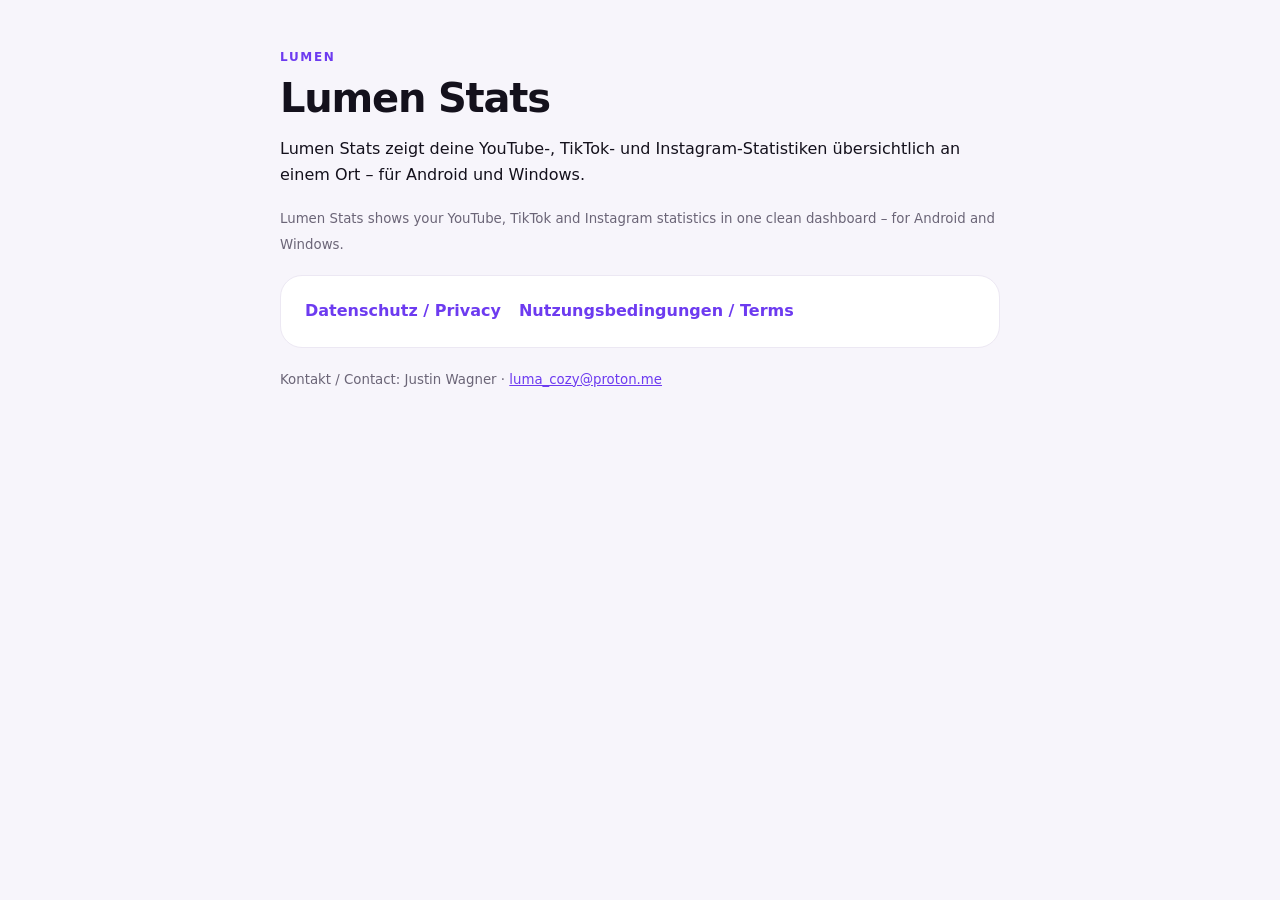
<file: index.html>
<!doctype html><html lang="de"><head><meta charset="utf-8"><meta name="viewport" content="width=device-width,initial-scale=1"><title>Lumen Stats</title><link rel="stylesheet" href="style.css"></head>
<body><main><div class="cap">Lumen</div><h1>Lumen Stats</h1>
<p>Lumen Stats zeigt deine YouTube-, TikTok- und Instagram-Statistiken übersichtlich an einem Ort – für Android und Windows.</p>
<p lang="en"><small>Lumen Stats shows your YouTube, TikTok and Instagram statistics in one clean dashboard – for Android and Windows.</small></p>
<div class="card"><nav><a href="datenschutz.html">Datenschutz / Privacy</a><a href="nutzungsbedingungen.html">Nutzungsbedingungen / Terms</a></nav></div>
<p><small>Kontakt / Contact: Justin Wagner · <a href="mailto:luma_cozy@proton.me">luma_cozy@proton.me</a></small></p></main></body></html>
</file>
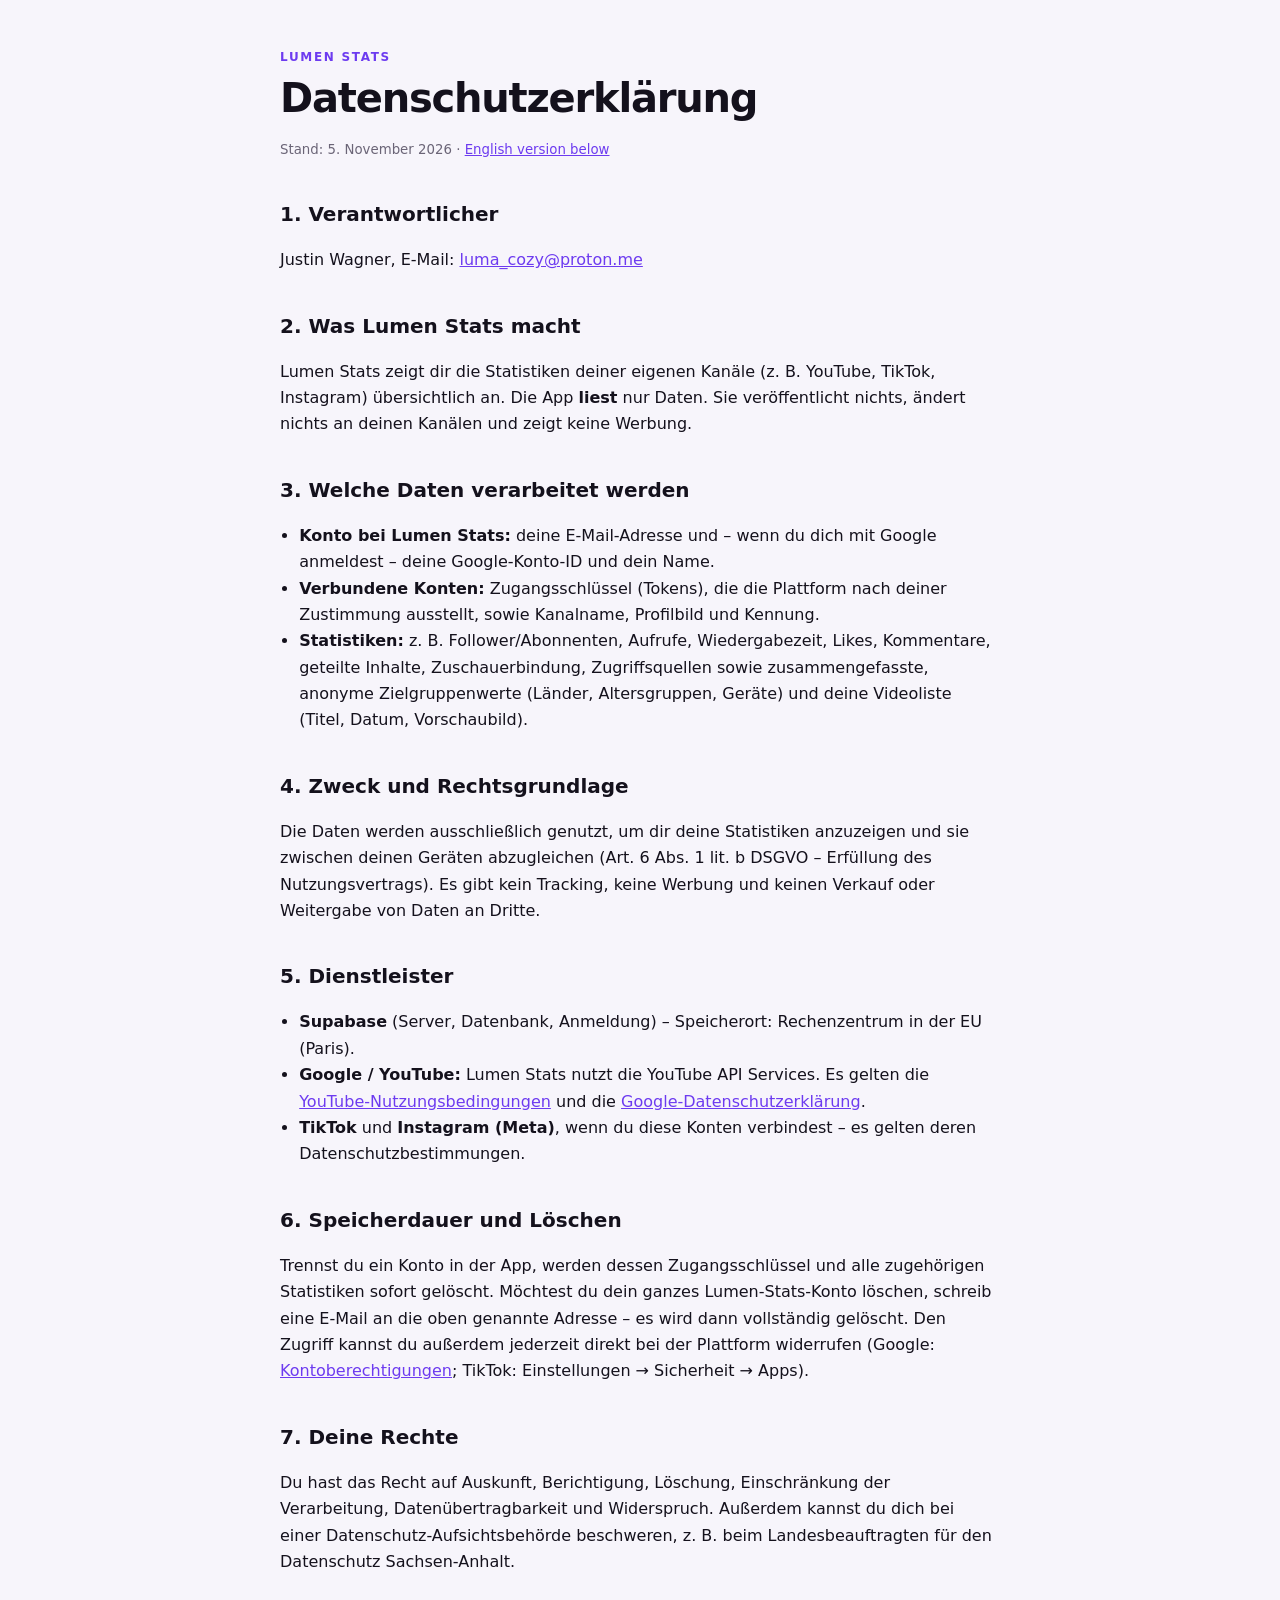
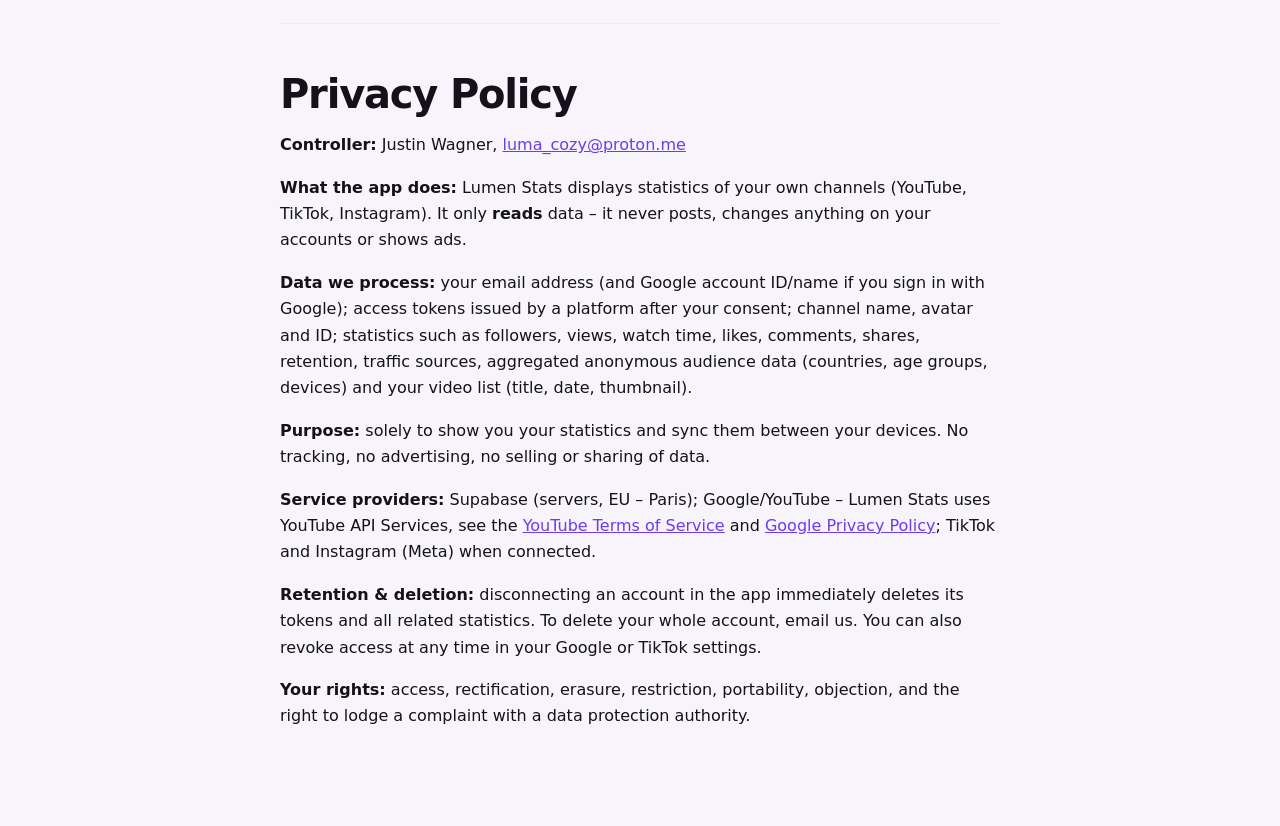
<file: datenschutz.html>
<!doctype html><html lang="de"><head><meta charset="utf-8"><meta name="viewport" content="width=device-width,initial-scale=1"><title>Datenschutz – Lumen Stats</title><link rel="stylesheet" href="style.css"></head>
<body><main><div class="cap">Lumen Stats</div><h1>Datenschutzerklärung</h1><p><small>Stand: 5. November 2026 · <a href="#en">English version below</a></small></p>

<h2>1. Verantwortlicher</h2>
<p>Justin Wagner, E-Mail: <a href="mailto:luma_cozy@proton.me">luma_cozy@proton.me</a></p>

<h2>2. Was Lumen Stats macht</h2>
<p>Lumen Stats zeigt dir die Statistiken deiner eigenen Kanäle (z. B. YouTube, TikTok, Instagram) übersichtlich an. Die App <b>liest</b> nur Daten. Sie veröffentlicht nichts, ändert nichts an deinen Kanälen und zeigt keine Werbung.</p>

<h2>3. Welche Daten verarbeitet werden</h2>
<ul>
<li><b>Konto bei Lumen Stats:</b> deine E-Mail-Adresse und – wenn du dich mit Google anmeldest – deine Google-Konto-ID und dein Name.</li>
<li><b>Verbundene Konten:</b> Zugangsschlüssel (Tokens), die die Plattform nach deiner Zustimmung ausstellt, sowie Kanalname, Profilbild und Kennung.</li>
<li><b>Statistiken:</b> z. B. Follower/Abonnenten, Aufrufe, Wiedergabezeit, Likes, Kommentare, geteilte Inhalte, Zuschauerbindung, Zugriffsquellen sowie zusammengefasste, anonyme Zielgruppenwerte (Länder, Altersgruppen, Geräte) und deine Videoliste (Titel, Datum, Vorschaubild).</li>
</ul>

<h2>4. Zweck und Rechtsgrundlage</h2>
<p>Die Daten werden ausschließlich genutzt, um dir deine Statistiken anzuzeigen und sie zwischen deinen Geräten abzugleichen (Art. 6 Abs. 1 lit. b DSGVO – Erfüllung des Nutzungsvertrags). Es gibt kein Tracking, keine Werbung und keinen Verkauf oder Weitergabe von Daten an Dritte.</p>

<h2>5. Dienstleister</h2>
<ul>
<li><b>Supabase</b> (Server, Datenbank, Anmeldung) – Speicherort: Rechenzentrum in der EU (Paris).</li>
<li><b>Google / YouTube:</b> Lumen Stats nutzt die YouTube API Services. Es gelten die <a href="https://www.youtube.com/t/terms">YouTube-Nutzungsbedingungen</a> und die <a href="https://policies.google.com/privacy">Google-Datenschutzerklärung</a>.</li>
<li><b>TikTok</b> und <b>Instagram (Meta)</b>, wenn du diese Konten verbindest – es gelten deren Datenschutzbestimmungen.</li>
</ul>

<h2>6. Speicherdauer und Löschen</h2>
<p>Trennst du ein Konto in der App, werden dessen Zugangsschlüssel und alle zugehörigen Statistiken sofort gelöscht. Möchtest du dein ganzes Lumen-Stats-Konto löschen, schreib eine E-Mail an die oben genannte Adresse – es wird dann vollständig gelöscht. Den Zugriff kannst du außerdem jederzeit direkt bei der Plattform widerrufen (Google: <a href="https://myaccount.google.com/permissions">Kontoberechtigungen</a>; TikTok: Einstellungen → Sicherheit → Apps).</p>

<h2>7. Deine Rechte</h2>
<p>Du hast das Recht auf Auskunft, Berichtigung, Löschung, Einschränkung der Verarbeitung, Datenübertragbarkeit und Widerspruch. Außerdem kannst du dich bei einer Datenschutz-Aufsichtsbehörde beschweren, z. B. beim Landesbeauftragten für den Datenschutz Sachsen-Anhalt.</p>

<hr style="border:none;border-top:1px solid var(--line);margin:48px 0" id="en">
<div lang="en">
<h1>Privacy Policy</h1>
<p><b>Controller:</b> Justin Wagner, <a href="mailto:luma_cozy@proton.me">luma_cozy@proton.me</a></p>
<p><b>What the app does:</b> Lumen Stats displays statistics of your own channels (YouTube, TikTok, Instagram). It only <b>reads</b> data – it never posts, changes anything on your accounts or shows ads.</p>
<p><b>Data we process:</b> your email address (and Google account ID/name if you sign in with Google); access tokens issued by a platform after your consent; channel name, avatar and ID; statistics such as followers, views, watch time, likes, comments, shares, retention, traffic sources, aggregated anonymous audience data (countries, age groups, devices) and your video list (title, date, thumbnail).</p>
<p><b>Purpose:</b> solely to show you your statistics and sync them between your devices. No tracking, no advertising, no selling or sharing of data.</p>
<p><b>Service providers:</b> Supabase (servers, EU – Paris); Google/YouTube – Lumen Stats uses YouTube API Services, see the <a href="https://www.youtube.com/t/terms">YouTube Terms of Service</a> and <a href="https://policies.google.com/privacy">Google Privacy Policy</a>; TikTok and Instagram (Meta) when connected.</p>
<p><b>Retention &amp; deletion:</b> disconnecting an account in the app immediately deletes its tokens and all related statistics. To delete your whole account, email us. You can also revoke access at any time in your Google or TikTok settings.</p>
<p><b>Your rights:</b> access, rectification, erasure, restriction, portability, objection, and the right to lodge a complaint with a data protection authority.</p>
</div></main></body></html>
</file>
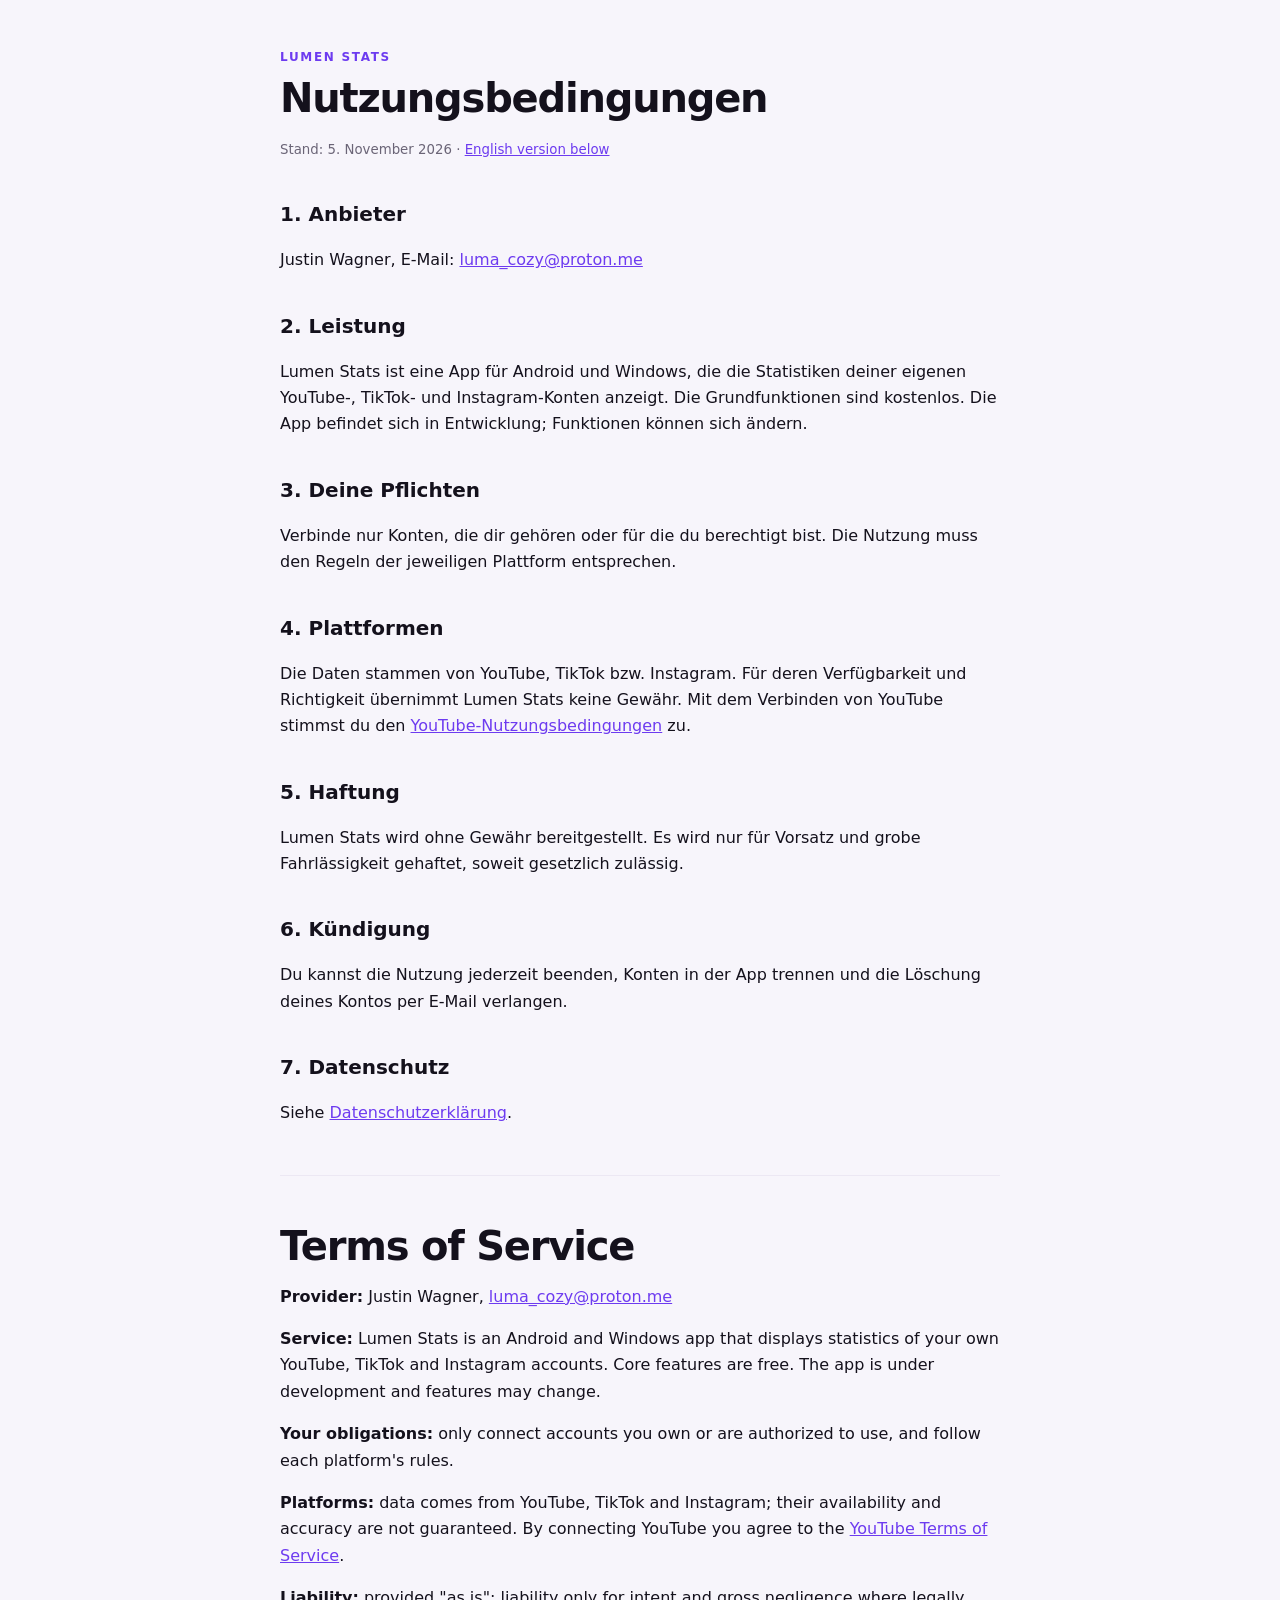
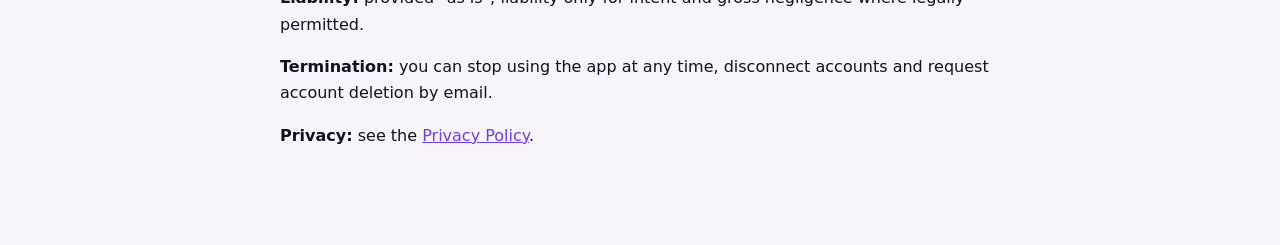
<file: nutzungsbedingungen.html>
<!doctype html><html lang="de"><head><meta charset="utf-8"><meta name="viewport" content="width=device-width,initial-scale=1"><title>Nutzungsbedingungen – Lumen Stats</title><link rel="stylesheet" href="style.css"></head>
<body><main><div class="cap">Lumen Stats</div><h1>Nutzungsbedingungen</h1><p><small>Stand: 5. November 2026 · <a href="#en">English version below</a></small></p>
<h2>1. Anbieter</h2><p>Justin Wagner, E-Mail: <a href="mailto:luma_cozy@proton.me">luma_cozy@proton.me</a></p>
<h2>2. Leistung</h2><p>Lumen Stats ist eine App für Android und Windows, die die Statistiken deiner eigenen YouTube-, TikTok- und Instagram-Konten anzeigt. Die Grundfunktionen sind kostenlos. Die App befindet sich in Entwicklung; Funktionen können sich ändern.</p>
<h2>3. Deine Pflichten</h2><p>Verbinde nur Konten, die dir gehören oder für die du berechtigt bist. Die Nutzung muss den Regeln der jeweiligen Plattform entsprechen.</p>
<h2>4. Plattformen</h2><p>Die Daten stammen von YouTube, TikTok bzw. Instagram. Für deren Verfügbarkeit und Richtigkeit übernimmt Lumen Stats keine Gewähr. Mit dem Verbinden von YouTube stimmst du den <a href="https://www.youtube.com/t/terms">YouTube-Nutzungsbedingungen</a> zu.</p>
<h2>5. Haftung</h2><p>Lumen Stats wird ohne Gewähr bereitgestellt. Es wird nur für Vorsatz und grobe Fahrlässigkeit gehaftet, soweit gesetzlich zulässig.</p>
<h2>6. Kündigung</h2><p>Du kannst die Nutzung jederzeit beenden, Konten in der App trennen und die Löschung deines Kontos per E-Mail verlangen.</p>
<h2>7. Datenschutz</h2><p>Siehe <a href="datenschutz.html">Datenschutzerklärung</a>.</p>
<hr style="border:none;border-top:1px solid var(--line);margin:48px 0" id="en">
<div lang="en"><h1>Terms of Service</h1>
<p><b>Provider:</b> Justin Wagner, <a href="mailto:luma_cozy@proton.me">luma_cozy@proton.me</a></p>
<p><b>Service:</b> Lumen Stats is an Android and Windows app that displays statistics of your own YouTube, TikTok and Instagram accounts. Core features are free. The app is under development and features may change.</p>
<p><b>Your obligations:</b> only connect accounts you own or are authorized to use, and follow each platform's rules.</p>
<p><b>Platforms:</b> data comes from YouTube, TikTok and Instagram; their availability and accuracy are not guaranteed. By connecting YouTube you agree to the <a href="https://www.youtube.com/t/terms">YouTube Terms of Service</a>.</p>
<p><b>Liability:</b> provided "as is"; liability only for intent and gross negligence where legally permitted.</p>
<p><b>Termination:</b> you can stop using the app at any time, disconnect accounts and request account deletion by email.</p>
<p><b>Privacy:</b> see the <a href="datenschutz.html">Privacy Policy</a>.</p></div>
</main></body></html>
</file>
<file: style.css>
:root{--bg:#F7F5FB;--card:#fff;--text:#14111C;--muted:#6b6577;--violet:#6D3BF0;--line:#ECE8F3}
@media (prefers-color-scheme:dark){:root{--bg:#07060B;--card:#14121c;--text:#F4F1FA;--muted:#a59fb3;--violet:#B79CFF;--line:#231f2e}}
*{box-sizing:border-box}body{margin:0;background:var(--bg);color:var(--text);font:16px/1.65 system-ui,-apple-system,"Segoe UI",Inter,sans-serif}
main{max-width:760px;margin:0 auto;padding:48px 20px 80px}.cap{color:var(--violet);font-size:12px;font-weight:600;letter-spacing:.14em;text-transform:uppercase}
h1{font-size:40px;line-height:1.1;letter-spacing:-.03em;margin:.2em 0 .4em}h2{font-size:20px;margin:1.8em 0 .4em}
.card{background:var(--card);border:1px solid var(--line);border-radius:22px;padding:22px 24px;margin:18px 0}
a{color:var(--violet)}nav a{margin-right:18px;font-weight:600;text-decoration:none}small{color:var(--muted)}ul{padding-left:1.2em}
</file>
